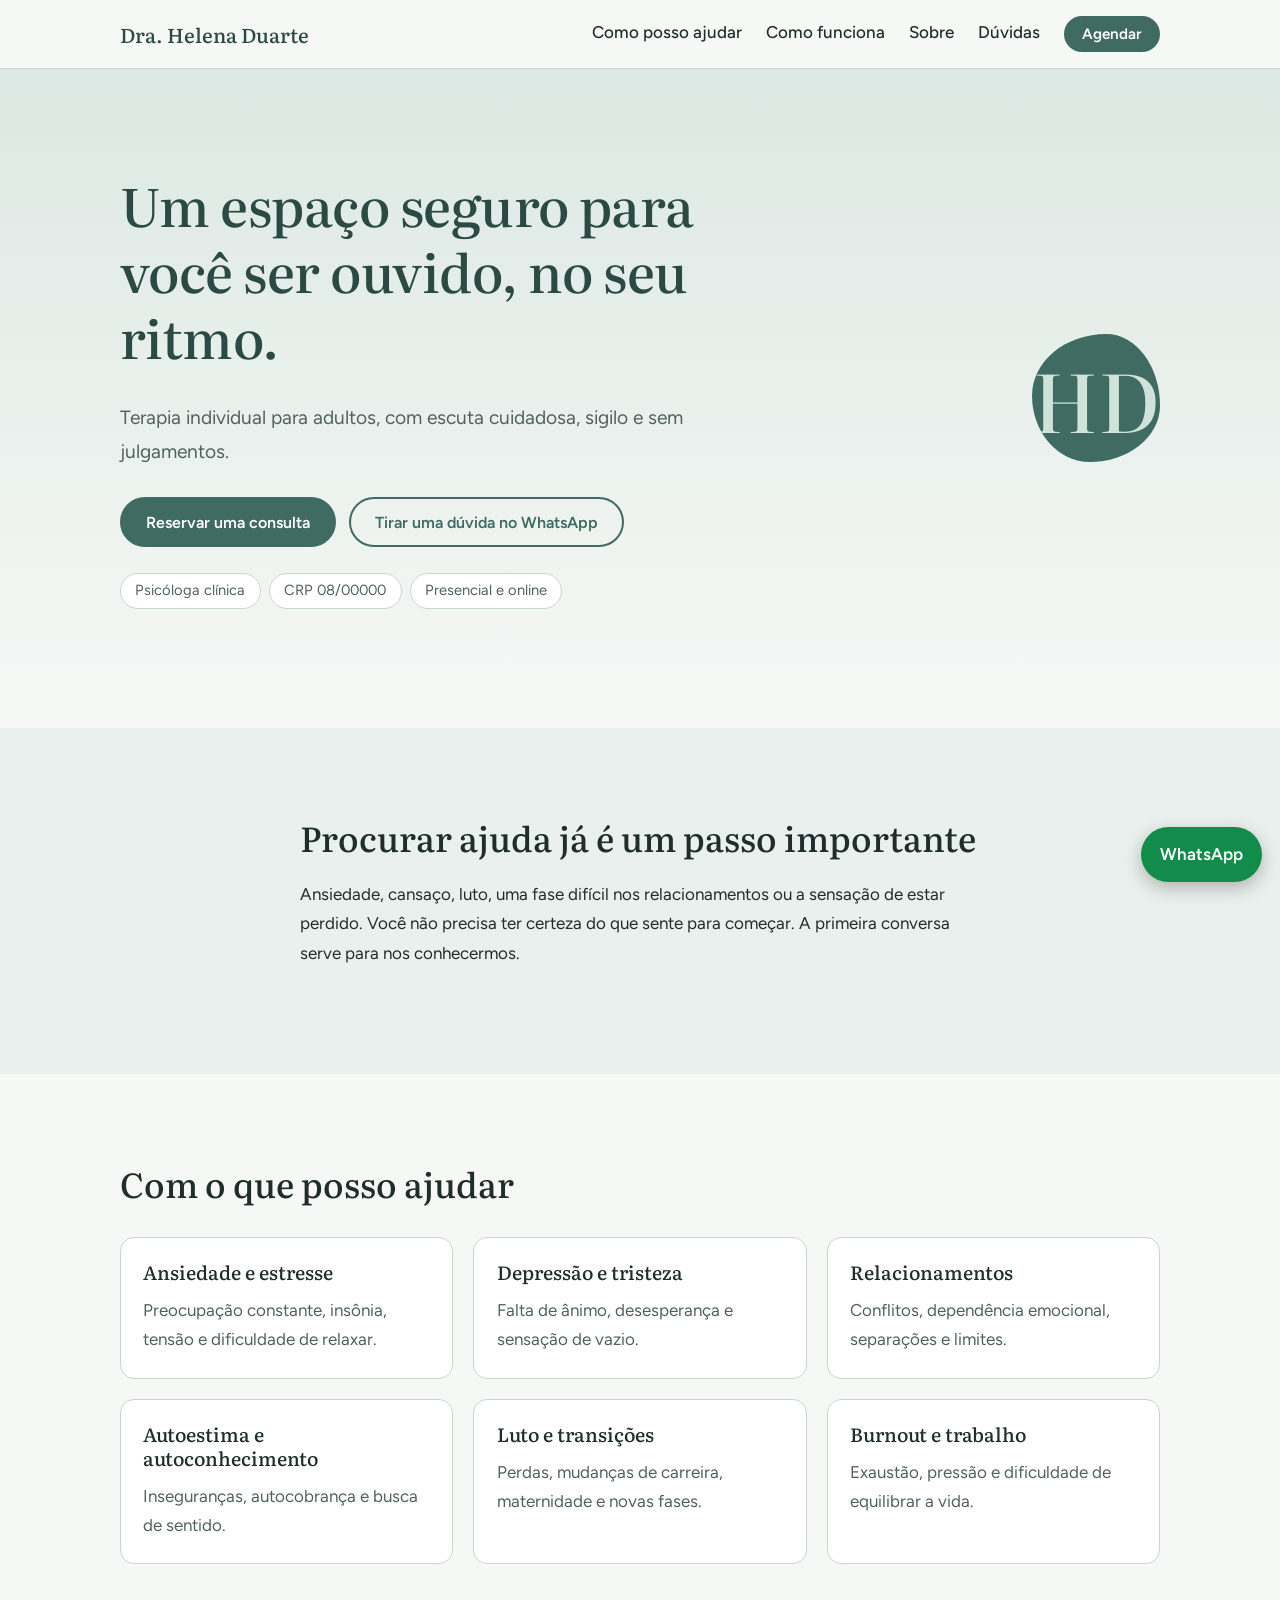
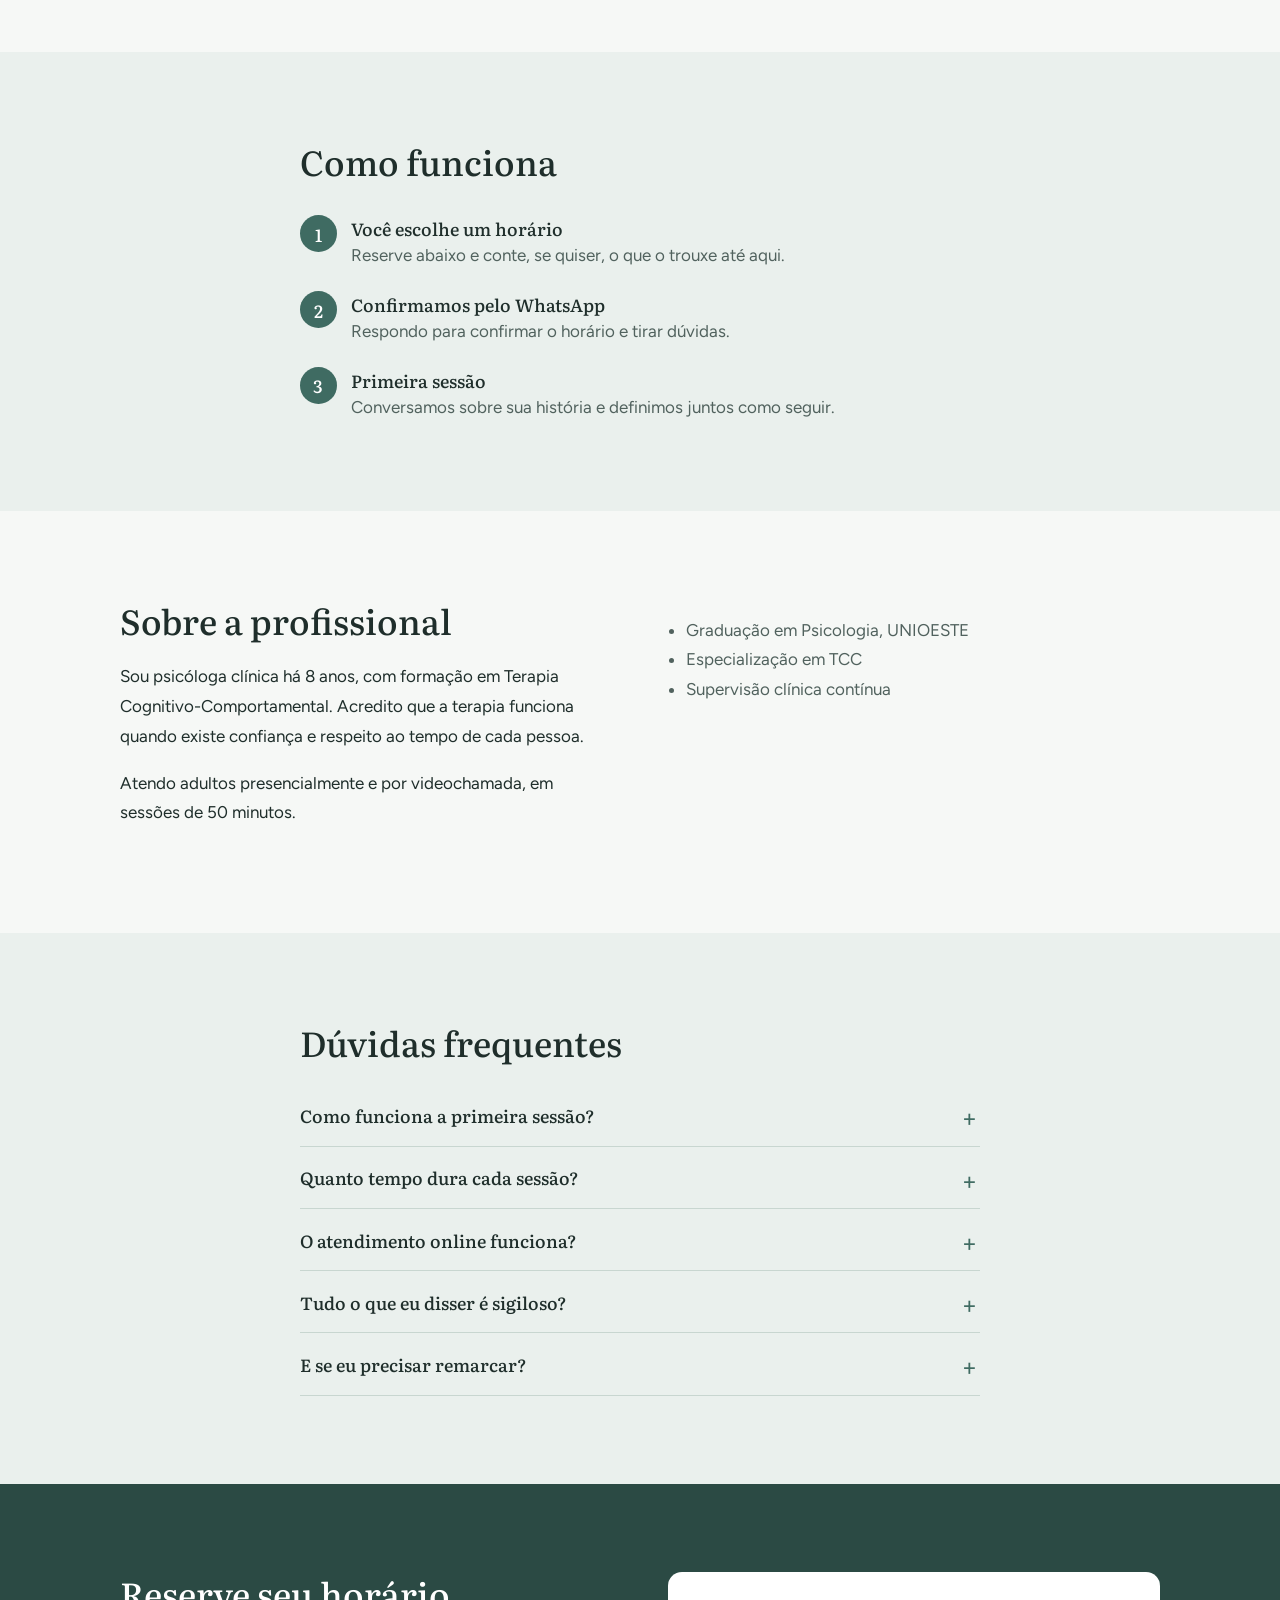
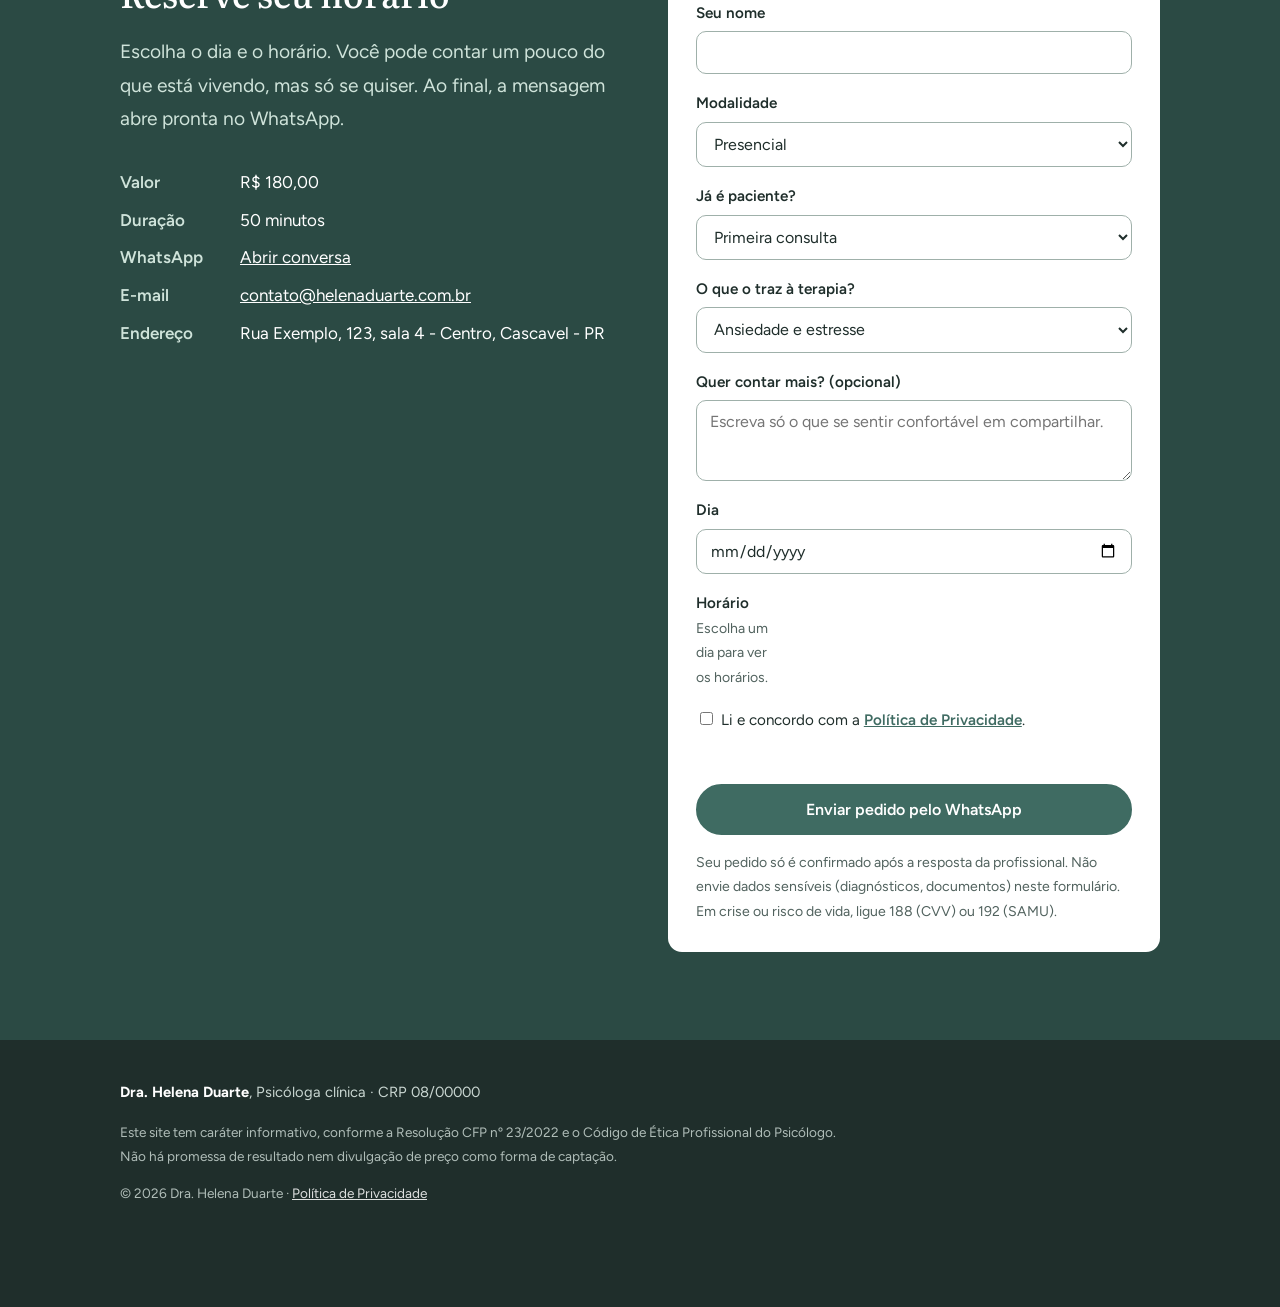
<file: index.html>
<!DOCTYPE html>
<html lang="pt-BR">

<head>
  <meta charset="UTF-8">
  <meta name="viewport" content="width=device-width, initial-scale=1">
  <title>Psicóloga clínica | Atendimento acolhedor</title>
  <meta name="description" content="Psicoterapia individual com escuta cuidadosa e sigilo. Reserve seu horário online.">
  <link rel="preconnect" href="https://fonts.googleapis.com">
  <link rel="preconnect" href="https://fonts.gstatic.com" crossorigin>
  <link rel="stylesheet"
    href="https://fonts.googleapis.com/css2?family=Figtree:wght@400;500;600&family=Literata:opsz,wght@7..72,400;7..72,500&display=swap">
  <link rel="stylesheet" href="style.css">
</head>

<body>
  <a class="skip" href="#conteudo">Ir para o conteúdo</a>
  <header class="header">
    <div class="wrap header__in">
      <a href="#inicio" class="brand" data-cfg="nome"></a>
      <button class="menu-btn" id="menu-btn" aria-expanded="false" aria-controls="menu">Menu</button>
      <nav class="menu" id="menu" aria-label="Principal">
        <a href="#topicos">Como posso ajudar</a>
        <a href="#como-funciona">Como funciona</a>
        <a href="#sobre">Sobre</a>
        <a href="#duvidas">Dúvidas</a>
        <a href="#agendar" class="btn btn--sm">Agendar</a>
      </nav>
    </div>
  </header>

  <main id="conteudo">
    <section class="hero" id="inicio">
      <div class="wrap hero__grid">
        <div>
          <h1 data-cfg="hero.titulo"></h1>
          <p class="lead" data-cfg="hero.texto"></p>
          <div class="actions">
            <a class="btn" href="#agendar">Reservar uma consulta</a>
            <a class="btn btn--ghost" data-wa href="#">Tirar uma dúvida no WhatsApp</a>
          </div>
          <ul class="tags">
            <li data-cfg="titulo"></li>
            <li data-cfg="crp"></li>
            <li data-cfg="atendimento"></li>
          </ul>
        </div>
        <div class="blob" id="hero-foto" aria-hidden="true"></div>
      </div>
    </section>

    <section class="sec sec--alt" aria-labelledby="t-ac">
      <div class="wrap narrow">
        <h2 id="t-ac" data-cfg="acolhimento.titulo"></h2>
        <p data-cfg="acolhimento.texto"></p>
      </div>
    </section>

    <section class="sec" id="topicos" aria-labelledby="t-top">
      <div class="wrap">
        <h2 id="t-top">Com o que posso ajudar</h2>
        <div class="topics" id="topicos-lista"></div>
      </div>
    </section>

    <section class="sec sec--alt" id="como-funciona" aria-labelledby="t-cf">
      <div class="wrap narrow">
        <h2 id="t-cf">Como funciona</h2>
        <ol class="steps" id="passos-lista"></ol>
      </div>
    </section>

    <section class="sec" id="sobre" aria-labelledby="t-sobre">
      <div class="wrap two">
        <div>
          <h2 id="t-sobre" data-cfg="sobre.titulo"></h2>
          <div id="sobre-textos"></div>
        </div>
        <ul class="creds" id="formacao"></ul>
      </div>
    </section>

    <section class="sec sec--alt" id="duvidas" aria-labelledby="t-faq">
      <div class="wrap narrow">
        <h2 id="t-faq">Dúvidas frequentes</h2>
        <div id="faq-lista"></div>
      </div>
    </section>

    <section class="sec sec--deep" id="agendar" aria-labelledby="t-ag">
      <div class="wrap two">
        <div>
          <h2 id="t-ag">Reserve seu horário</h2>
          <p class="lead lead--on">Escolha o dia e o horário. Você pode contar um pouco do que está vivendo, mas só se
            quiser. Ao final, a mensagem abre pronta no WhatsApp.</p>
          <dl class="info">
            <dt>Valor</dt>
            <dd id="valor"></dd>
            <dt>Duração</dt>
            <dd id="duracao"></dd>
            <dt>WhatsApp</dt>
            <dd><a data-wa href="#">Abrir conversa</a></dd>
            <dt>E-mail</dt>
            <dd><a data-cfg="email" data-href="mailto"></a></dd>
            <dt>Endereço</dt>
            <dd data-cfg="endereco"></dd>
          </dl>
        </div>
        <form id="form" class="form" novalidate>
          <label>Seu nome<input name="nome" required autocomplete="name"></label>
          <label>Modalidade<select name="modalidade" id="f-mod"></select></label>
          <label>Já é paciente?
            <select name="paciente">
              <option>Primeira consulta</option>
              <option>Já sou paciente</option>
            </select>
          </label>
          <label>O que o traz à terapia?<select name="motivo" id="f-motivo"></select></label>
          <label>Quer contar mais? (opcional)<textarea name="contexto" rows="3"
              placeholder="Escreva só o que se sentir confortável em compartilhar."></textarea></label>
          <label>Dia<input type="date" name="data" id="f-data" required></label>
          <fieldset>
            <legend>Horário</legend>
            <div class="slots" id="slots">
              <p class="hint">Escolha um dia para ver os horários.</p>
            </div>
          </fieldset>
          <label class="chk"><input type="checkbox" name="ok" required><span>Li e concordo com a <a
                href="privacidade.html" target="_blank" rel="noopener">Política de Privacidade</a>.</span></label>
          <p class="erro" id="erro" role="alert"></p>
          <button class="btn" type="submit">Enviar pedido pelo WhatsApp</button>
          <p class="note">Seu pedido só é confirmado após a resposta da profissional. Não envie dados sensíveis
            (diagnósticos, documentos) neste formulário. Em crise ou risco de vida, ligue 188 (CVV) ou 192 (SAMU).</p>
        </form>
      </div>
    </section>
  </main>

  <footer class="footer">
    <div class="wrap">
      <p><strong data-cfg="nome"></strong>, <span data-cfg="titulo"></span> · <span data-cfg="crp"></span></p>
      <p class="legal">Este site tem caráter informativo, conforme a Resolução CFP nº 23/2022 e o Código de Ética
        Profissional do Psicólogo. Não há promessa de resultado nem divulgação de preço como forma de captação.</p>
      <p class="legal">© <span id="ano"></span> <span data-cfg="nome"></span> · <a href="privacidade.html">Política de
          Privacidade</a></p>
    </div>
  </footer>
  <a class="wa-float" data-wa href="#" aria-label="Conversar pelo WhatsApp">WhatsApp</a>
  <script src="config.js"></script>
  <script src="script.js"></script>
</body>

</html>
</file>
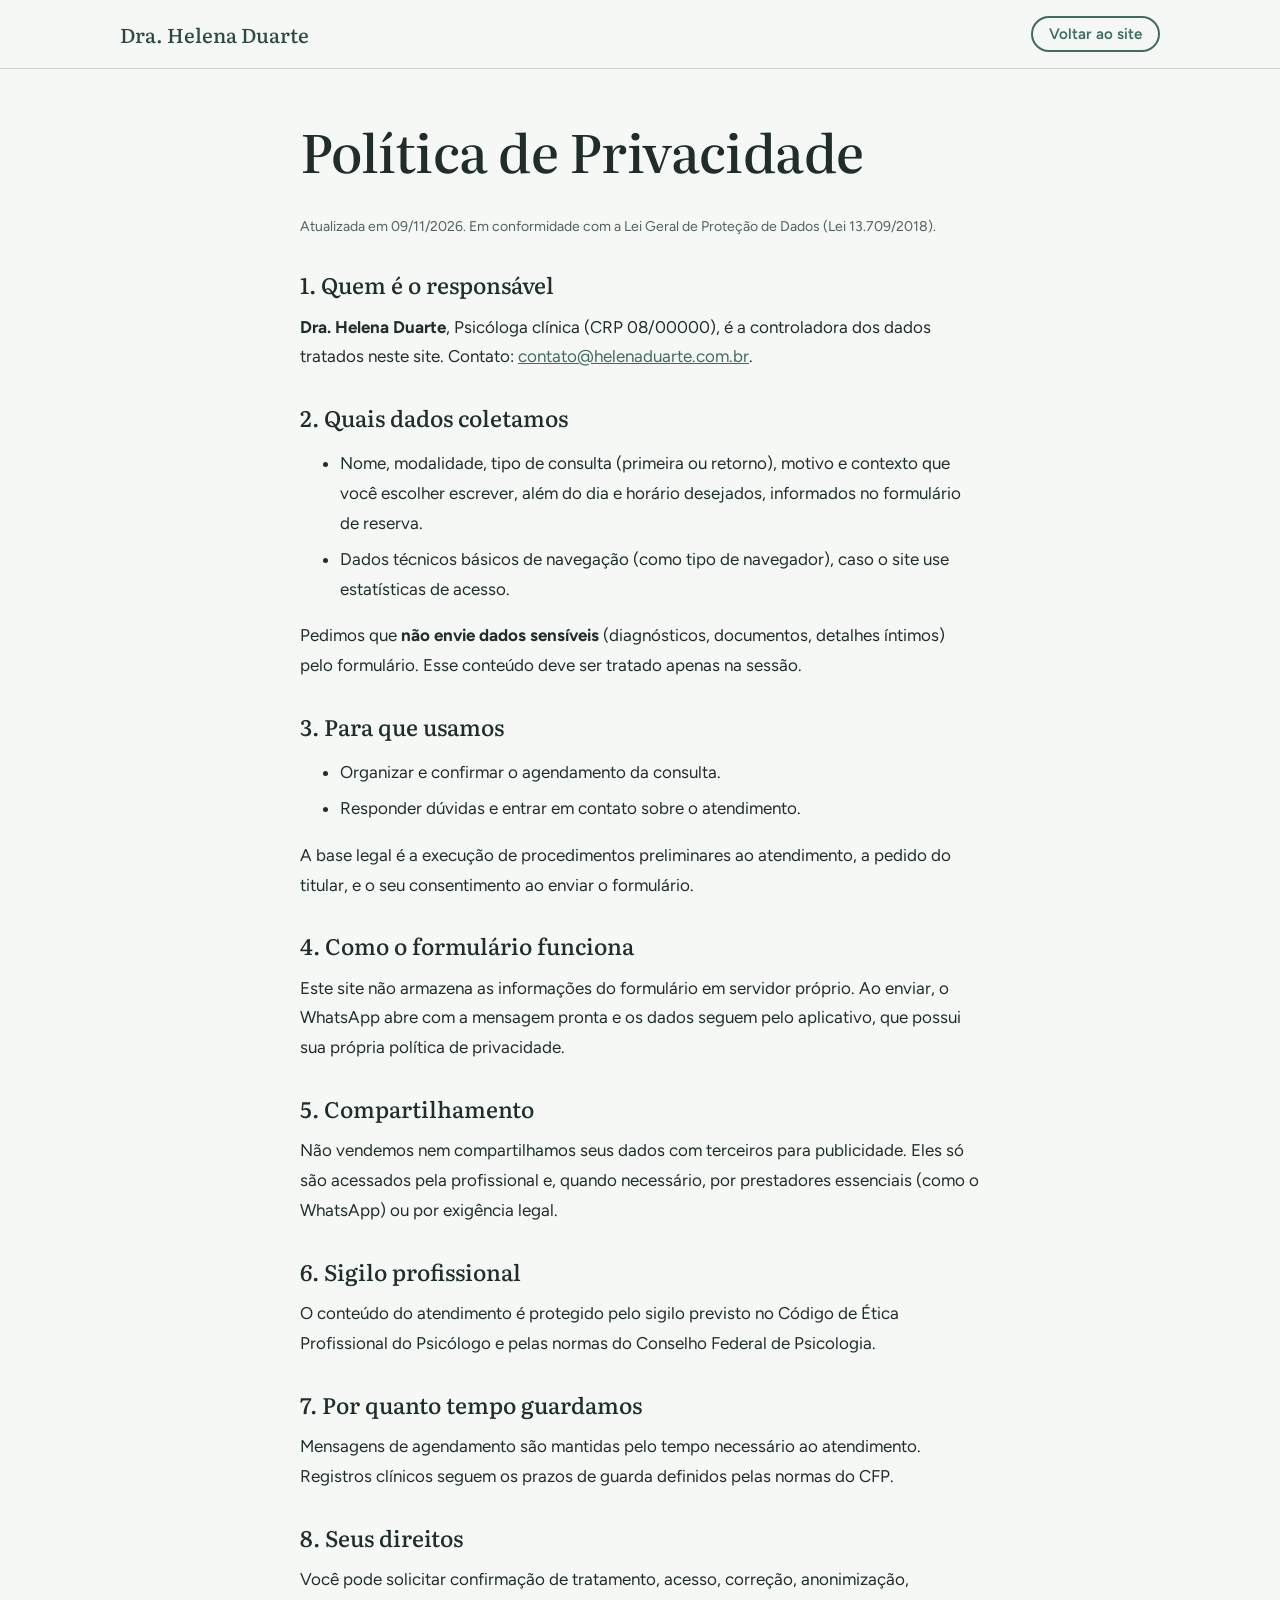
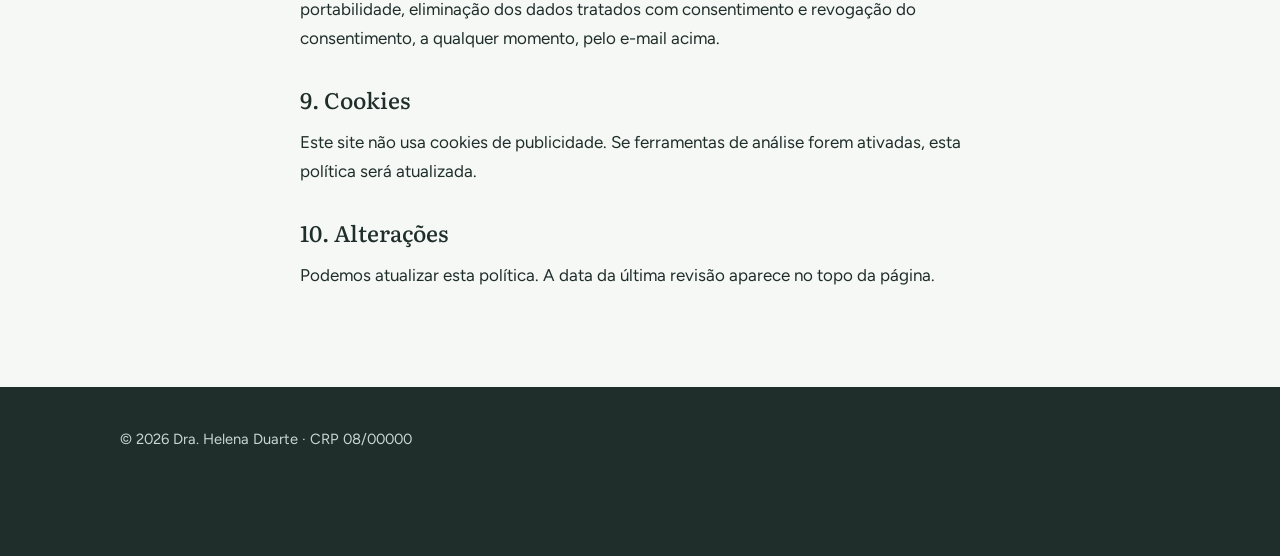
<file: privacidade.html>
<!DOCTYPE html>
<html lang="pt-BR">
<head>
  <meta charset="UTF-8">
  <meta name="viewport" content="width=device-width, initial-scale=1">
  <meta name="robots" content="noindex">
  <title>Política de Privacidade</title>
  <link rel="stylesheet" href="https://fonts.googleapis.com/css2?family=Figtree:wght@400;500;600&family=Literata:opsz,wght@7..72,400;7..72,500&display=swap">
  <link rel="stylesheet" href="style.css">
</head>
<body>
  <header class="header"><div class="wrap header__in">
    <a href="index.html" class="brand" data-cfg="nome"></a>
    <a href="index.html" class="btn btn--sm btn--ghost">Voltar ao site</a>
  </div></header>
  <main class="doc"><div class="wrap narrow">
    <h1>Política de Privacidade</h1>
    <p class="note">Atualizada em <span data-cfg="privacidade.atualizadoEm"></span>. Em conformidade com a Lei Geral de Proteção de Dados (Lei 13.709/2018).</p>

    <h2>1. Quem é o responsável</h2>
    <p><strong data-cfg="nome"></strong>, <span data-cfg="titulo"></span> (<span data-cfg="crp"></span>), é a controladora dos dados tratados neste site. Contato: <a data-cfg="email" data-href="mailto"></a>.</p>

    <h2>2. Quais dados coletamos</h2>
    <ul>
      <li>Nome, modalidade, tipo de consulta (primeira ou retorno), motivo e contexto que você escolher escrever, além do dia e horário desejados, informados no formulário de reserva.</li>
      <li>Dados técnicos básicos de navegação (como tipo de navegador), caso o site use estatísticas de acesso.</li>
    </ul>
    <p>Pedimos que <strong>não envie dados sensíveis</strong> (diagnósticos, documentos, detalhes íntimos) pelo formulário. Esse conteúdo deve ser tratado apenas na sessão.</p>

    <h2>3. Para que usamos</h2>
    <ul>
      <li>Organizar e confirmar o agendamento da consulta.</li>
      <li>Responder dúvidas e entrar em contato sobre o atendimento.</li>
    </ul>
    <p>A base legal é a execução de procedimentos preliminares ao atendimento, a pedido do titular, e o seu consentimento ao enviar o formulário.</p>

    <h2>4. Como o formulário funciona</h2>
    <p>Este site não armazena as informações do formulário em servidor próprio. Ao enviar, o WhatsApp abre com a mensagem pronta e os dados seguem pelo aplicativo, que possui sua própria política de privacidade.</p>

    <h2>5. Compartilhamento</h2>
    <p>Não vendemos nem compartilhamos seus dados com terceiros para publicidade. Eles só são acessados pela profissional e, quando necessário, por prestadores essenciais (como o WhatsApp) ou por exigência legal.</p>

    <h2>6. Sigilo profissional</h2>
    <p>O conteúdo do atendimento é protegido pelo sigilo previsto no Código de Ética Profissional do Psicólogo e pelas normas do Conselho Federal de Psicologia.</p>

    <h2>7. Por quanto tempo guardamos</h2>
    <p>Mensagens de agendamento são mantidas pelo tempo necessário ao atendimento. Registros clínicos seguem os prazos de guarda definidos pelas normas do CFP.</p>

    <h2>8. Seus direitos</h2>
    <p>Você pode solicitar confirmação de tratamento, acesso, correção, anonimização, portabilidade, eliminação dos dados tratados com consentimento e revogação do consentimento, a qualquer momento, pelo e-mail acima.</p>

    <h2>9. Cookies</h2>
    <p>Este site não usa cookies de publicidade. Se ferramentas de análise forem ativadas, esta política será atualizada.</p>

    <h2>10. Alterações</h2>
    <p>Podemos atualizar esta política. A data da última revisão aparece no topo da página.</p>
  </div></main>
  <footer class="footer"><div class="wrap"><p>© <span id="ano"></span> <span data-cfg="nome"></span> · <span data-cfg="crp"></span></p></div></footer>
  <script src="config.js"></script>
  <script>
    const S = window.SITE || {}; document.documentElement.dataset.theme = S.tema || 'salvia';
    const get = (o, p) => p.split('.').reduce((a, k) => a?.[k], o);
    document.querySelectorAll('[data-cfg]').forEach(el => { const v = get(S, el.dataset.cfg); if (!v) return; el.textContent = v; if (el.dataset.href === 'mailto') el.href = 'mailto:' + v; });
    document.getElementById('ano').textContent = new Date().getFullYear();
  </script>
</body>
</html>
</file>
<file: style.css>
/* ===== TEMAS (escolha em config.js) ===== */
:root,[data-theme="salvia"]{--ink:#1F2E2B;--brand:#3F6B62;--deep:#2B4A44;--soft:#DCE8E3;--bg:#F6F8F6;--alt:#EAF0ED;--line:#C8D6D0;--muted:#51625E;--warm:#E9D8C4;--on-dark:#CFE3DA}
[data-theme="azul"]{--ink:#1B2733;--brand:#3E6382;--deep:#2A4660;--soft:#DAE6F0;--bg:#F5F8FB;--alt:#E8EFF5;--line:#C6D3DF;--muted:#4D5E6E;--warm:#EADFCF;--on-dark:#CFE0EE}
[data-theme="lavanda"]{--ink:#2A2433;--brand:#6A5A8C;--deep:#4A3F66;--soft:#E6E0F0;--bg:#F8F6FB;--alt:#EEEAF5;--line:#D5CEE2;--muted:#5C5668;--warm:#EDDFD0;--on-dark:#DDD5EE}
:root{--serif:'Literata',Georgia,serif;--sans:'Figtree',system-ui,sans-serif;--r:14px;--max:1080px;--head:68px}
*,*::before,*::after{box-sizing:border-box}
html{scroll-behavior:smooth;scroll-padding-top:calc(var(--head) + 12px)}
body{margin:0;font:400 1.0625rem/1.75 var(--sans);color:var(--ink);background:var(--bg);-webkit-font-smoothing:antialiased}
h1,h2,h3{font-family:var(--serif);font-weight:500;line-height:1.25;margin:0 0 .6em}
h1{font-size:clamp(2rem,4.8vw,3.3rem);letter-spacing:-.01em}
h2{font-size:clamp(1.55rem,3vw,2.15rem)}
h3{font-size:1.2rem}
p{margin:0 0 1em}
a{color:var(--brand)}
:focus-visible{outline:3px solid var(--brand);outline-offset:3px;border-radius:4px}
.wrap{max-width:var(--max);margin:0 auto;padding:0 1.25rem}
.narrow{max-width:720px}
.skip{position:absolute;left:-999px;background:#fff;padding:.5rem 1rem;z-index:200}.skip:focus{left:0}

.btn{display:inline-block;padding:.85rem 1.5rem;border-radius:999px;background:var(--brand);color:#fff;font:600 1rem var(--sans);text-decoration:none;border:2px solid var(--brand);cursor:pointer;transition:background .2s}
.btn:hover{background:var(--deep);border-color:var(--deep)}
.btn--sm{padding:.45rem 1rem;font-size:.95rem}
.btn--ghost{background:transparent;color:var(--brand)}
.btn--ghost:hover{background:var(--soft);color:var(--deep)}
.btn:disabled{opacity:.5;cursor:not-allowed}

.header{position:sticky;top:0;z-index:100;background:var(--bg);border-bottom:1px solid var(--line)}
.header__in{display:flex;align-items:center;justify-content:space-between;height:var(--head)}
.brand{font:500 1.25rem var(--serif);color:var(--deep);text-decoration:none}
.menu{display:flex;align-items:center;gap:1.5rem}
.menu a:not(.btn){color:var(--ink);text-decoration:none;font-weight:500;border-bottom:2px solid transparent;padding:.2rem 0}
.menu a:not(.btn):hover{border-color:var(--brand)}
.menu .btn{color:#fff}
.menu-btn{display:none;background:none;border:1px solid var(--line);border-radius:999px;padding:.45rem 1rem;font:600 .95rem var(--sans);color:var(--brand);cursor:pointer}

.hero{padding:clamp(3rem,8vw,6.5rem) 0;background:linear-gradient(180deg,var(--soft),var(--bg))}
.hero__grid{display:grid;grid-template-columns:1.2fr .8fr;gap:3rem;align-items:center}
.hero h1{max-width:20ch;color:var(--deep)}
.lead{font-size:1.2rem;color:var(--muted);max-width:50ch}
.actions{display:flex;flex-wrap:wrap;gap:.8rem;margin-top:1.8rem}
.tags{display:flex;flex-wrap:wrap;gap:.5rem;margin-top:1.6rem;padding:0;list-style:none}
.tags li{background:#fff;border:1px solid var(--line);border-radius:999px;padding:.25rem .9rem;font-size:.92rem;color:var(--muted)}
.blob{aspect-ratio:1;border-radius:58% 42% 55% 45%/48% 56% 44% 52%;background:var(--brand);display:grid;place-items:center;color:var(--on-dark);font:500 clamp(3rem,8vw,5rem) var(--serif);max-width:340px;margin-left:auto;overflow:hidden}
.blob img{width:100%;height:100%;object-fit:cover}
@media (prefers-reduced-motion:no-preference){.hero h1,.hero .lead,.hero .actions{animation:in .8s ease both}.hero .lead{animation-delay:.12s}.hero .actions{animation-delay:.24s}@keyframes in{from{opacity:0;transform:translateY(12px)}to{opacity:1;transform:none}}}

.sec{padding:clamp(3.2rem,7vw,5.5rem) 0}
.sec--alt{background:var(--alt)}
.sec--deep{background:var(--deep);color:#fff}
.sec--deep h2{color:#fff}
.two{display:grid;grid-template-columns:1fr 1fr;gap:3.5rem;align-items:start}

.topics{display:grid;grid-template-columns:repeat(3,1fr);gap:1.25rem;margin-top:2rem}
.topics article{background:#fff;border:1px solid var(--line);border-radius:var(--r);padding:1.4rem}
.topics p{color:var(--muted);margin:0}
.steps{list-style:none;margin:2rem 0 0;padding:0;display:grid;gap:1.25rem;counter-reset:s}
.steps li{counter-increment:s;padding-left:3.2rem;position:relative}
.steps li::before{content:counter(s);position:absolute;left:0;top:0;width:2.3rem;height:2.3rem;border-radius:50%;background:var(--brand);color:#fff;display:grid;place-items:center;font:500 1.1rem var(--serif)}
.steps strong{display:block;font:500 1.1rem var(--serif)}
.steps span{color:var(--muted)}
.creds{padding-left:1.1rem;color:var(--muted)}

details{border-bottom:1px solid var(--line)}
summary{cursor:pointer;padding:1.1rem 2rem 1.1rem 0;font:500 1.1rem var(--serif);list-style:none;position:relative}
summary::-webkit-details-marker{display:none}
summary::after{content:'+';position:absolute;right:.2rem;top:.8rem;font-size:1.6rem;color:var(--brand);transition:transform .2s}
details[open] summary::after{transform:rotate(45deg)}
details p{color:var(--muted);padding-bottom:1.1rem;margin:0}

/* Agendamento */
.form{background:#fff;color:var(--ink);padding:1.75rem;border-radius:var(--r);display:grid;gap:1rem}
.form label,.form legend{display:grid;gap:.3rem;font-weight:600;font-size:.95rem;padding:0}
.form fieldset{border:0;padding:0;margin:0;display:grid;gap:.4rem}
.form input,.form select,.form textarea{font:400 1rem var(--sans);padding:.7rem .8rem;border:1px solid #9FB0AA;border-radius:10px;background:#fff;color:var(--ink);width:100%}
.slots{display:grid;grid-template-columns:repeat(auto-fill,minmax(76px,1fr));gap:.5rem}
.slot{padding:.6rem 0;border:1px solid var(--line);border-radius:10px;background:#fff;font:600 .95rem var(--sans);cursor:pointer}
.slot:hover{border-color:var(--brand)}
.slot[aria-pressed="true"]{background:var(--brand);color:#fff;border-color:var(--brand)}
.hint,.note{font-size:.88rem;color:var(--muted);margin:0}
.chk{display:flex!important;grid-template-columns:none;gap:.6rem;font-weight:400!important;align-items:flex-start}
.chk input{width:auto;margin-top:.35rem}
.erro{color:#A32020;min-height:1.3em;margin:0;font-size:.92rem}
.info{display:grid;grid-template-columns:6.5rem 1fr;gap:.5rem 1rem;margin:2rem 0 0}
.info dt{color:var(--on-dark);font-weight:600}.info dd{margin:0}
.sec--deep a{color:#fff}
.sec--deep .form a{color:var(--brand);text-decoration:underline;font-weight:600}
.sec--deep .form a:hover{color:var(--deep)}
.lead--on{color:var(--on-dark)}

.footer{background:var(--ink);color:#C9D6D1;padding:2.5rem 0 5.5rem;font-size:.92rem}
.footer a{color:#fff}.footer strong{color:#fff}
.legal{font-size:.85rem;max-width:80ch;opacity:.85}
.wa-float{position:fixed;right:1.1rem;bottom:1.1rem;z-index:90;background:#128C4A;color:#fff;padding:.8rem 1.2rem;border-radius:999px;font-weight:600;text-decoration:none;box-shadow:0 6px 18px rgba(0,0,0,.25)}
.wa-float:hover{background:#0E7A40;color:#fff}

/* Política de privacidade */
.doc{padding:3rem 0 5rem}.doc h2{margin-top:2rem;font-size:1.4rem}.doc li{margin-bottom:.4rem}

@media (max-width:900px){.hero__grid,.two{grid-template-columns:1fr;gap:2rem}.topics{grid-template-columns:1fr 1fr}.blob{margin:0;max-width:220px}}
@media (max-width:640px){body{font-size:1rem}.topics{grid-template-columns:1fr}.menu-btn{display:block}
.menu{display:none;position:absolute;top:var(--head);left:0;right:0;flex-direction:column;align-items:stretch;gap:0;background:var(--bg);border-bottom:1px solid var(--line);padding:.5rem 1.25rem 1.25rem}
.menu.open{display:flex}.menu a:not(.btn){padding:.9rem 0;border-bottom:1px solid var(--line)}.menu .btn{margin-top:.8rem;text-align:center}
.actions .btn{width:100%;text-align:center}.info{grid-template-columns:1fr;gap:.1rem}.info dd{margin-bottom:.8rem}}
@media (prefers-reduced-motion:reduce){html{scroll-behavior:auto}*{transition:none!important}}
</file>
